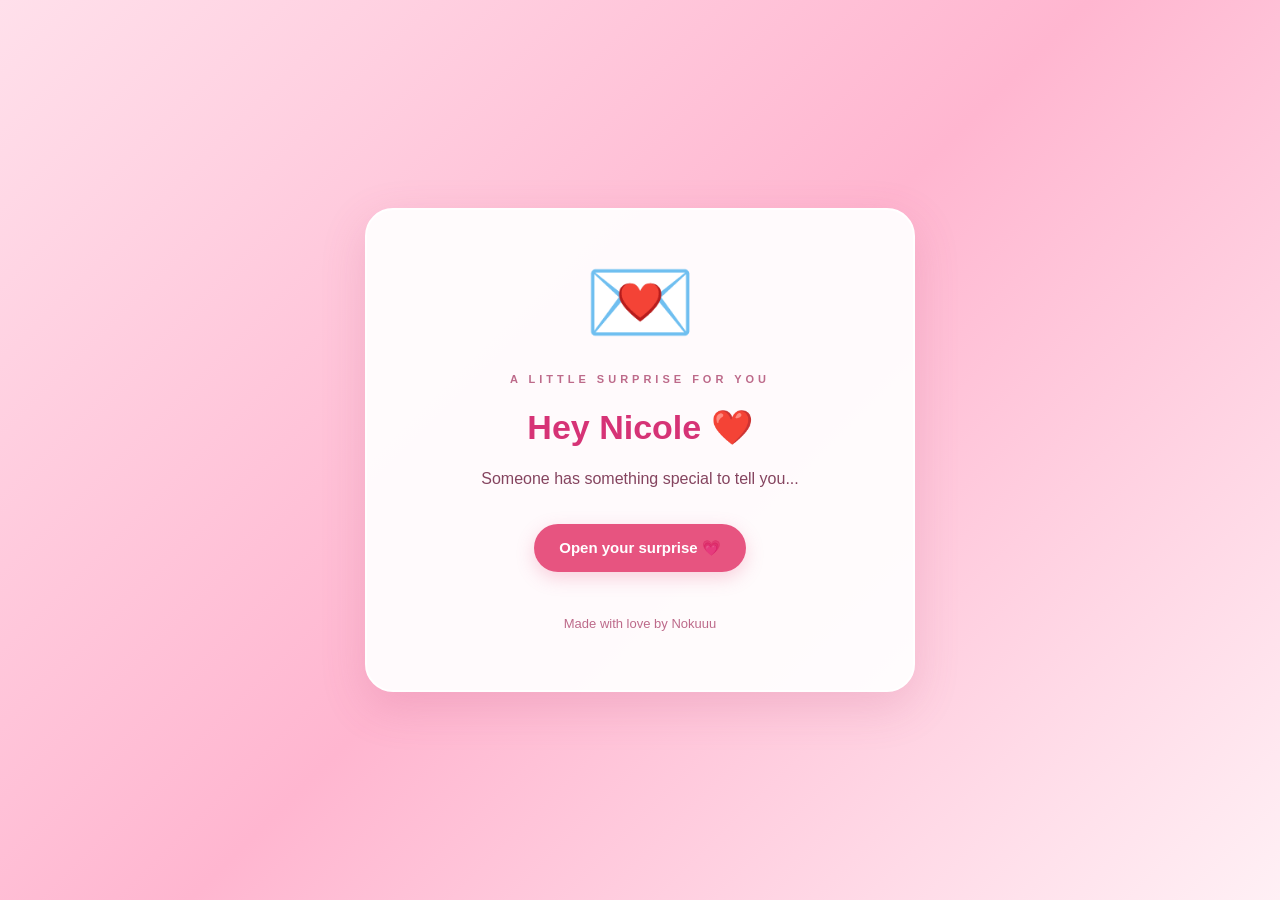
<file: index.html>
<!DOCTYPE html>
<html lang="en">
<head>
  <meta charset="UTF-8">
  <meta name="viewport" content="width=device-width, initial-scale=1.0">
  <title>A Surprise for Nicole ❤️</title>
  <link rel="stylesheet" href="style.css">
</head>
<body>

  <div id="hearts"></div>

  <main class="welcome">
    <div class="envelope">💌</div>

    <p class="eyebrow">A LITTLE SURPRISE FOR YOU</p>
    <h1>Hey Nicole ❤️</h1>

    <p>Someone has something special to tell you...</p>

    <a href="love-letter.html" class="btn">
      Open your surprise 💗
    </a>

    <p class="signature">Made with love by Nokuuu</p>
  </main>

  <script src="script.js"></script>
</body>
</html>
</file>
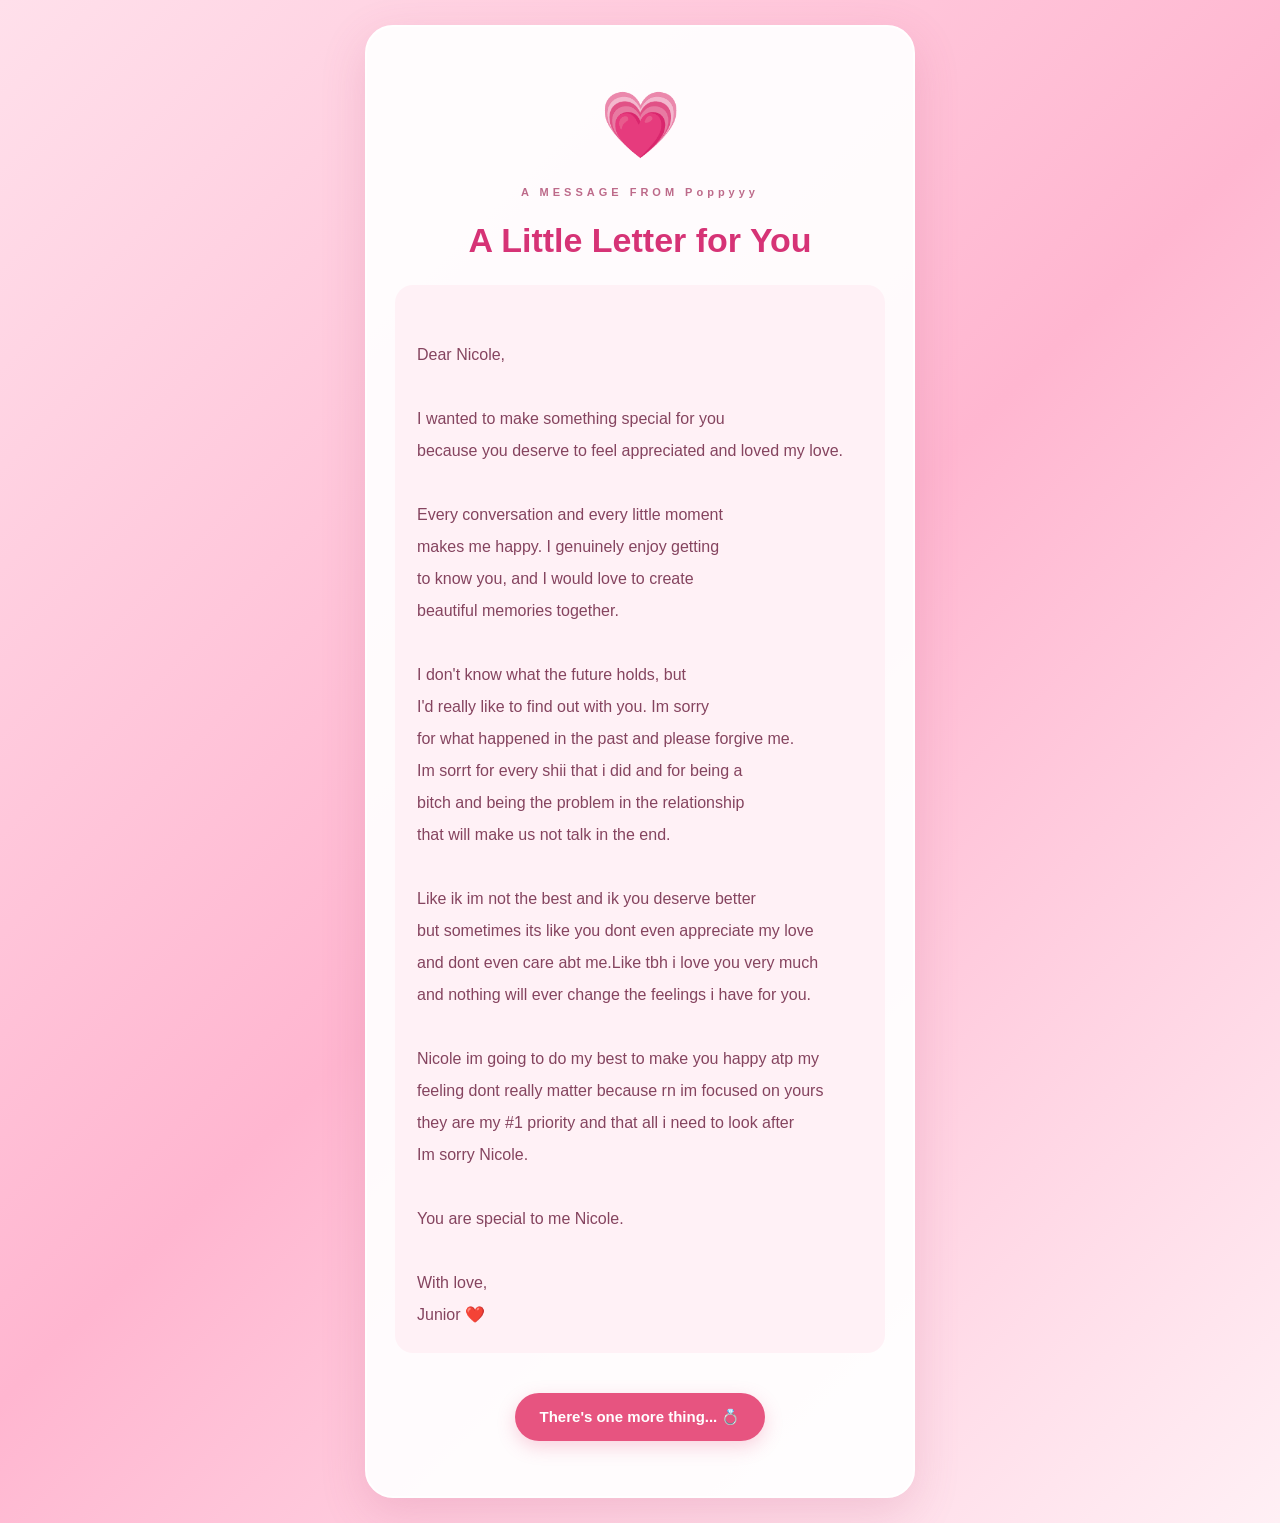
<file: love-letter.html>
<!DOCTYPE html>
<html lang="en">
<head>
  <meta charset="UTF-8">
  <meta name="viewport" content="width=device-width, initial-scale=1.0">
  <title>A Letter for Nicole ❤️</title>
  <link rel="stylesheet" href="style.css">
</head>
<body>

  <div id="hearts"></div>

  <main class="card">
    <div class="big-heart">💗</div>

    <p class="eyebrow">A MESSAGE FROM Poppyyy</p>
    <h1>A Little Letter for You</h1>

    <div class="letter">
      Dear Nicole,

      I wanted to make something special for you
      because you deserve to feel appreciated and loved my love.

      Every conversation and every little moment
      makes me happy. I genuinely enjoy getting
      to know you, and I would love to create
      beautiful memories together.

      I don't know what the future holds, but
      I'd really like to find out with you. Im sorry 
      for what happened in the past and please forgive me.
      Im sorrt for every shii that i did and for being a 
      bitch and being the problem in the relationship
      that will make us not talk in the end.

      Like ik im not the best and ik you deserve better 
      but sometimes its like you dont even appreciate my love 
      and dont even care abt me.Like tbh i love you very much
      and nothing will ever change the feelings i have for you.

      Nicole im going to do my best to make you happy atp my
      feeling dont really matter because rn im focused on yours
      they are my #1 priority and that all i need to look after
      Im sorry Nicole.

      You are special to me Nicole.

      With love,
      Junior ❤️
    </div>

    <a href="proposal.html" class="btn">
      There's one more thing... 💍
    </a>
  </main>

  <script src="script.js"></script>
</body>
</html>
</file>
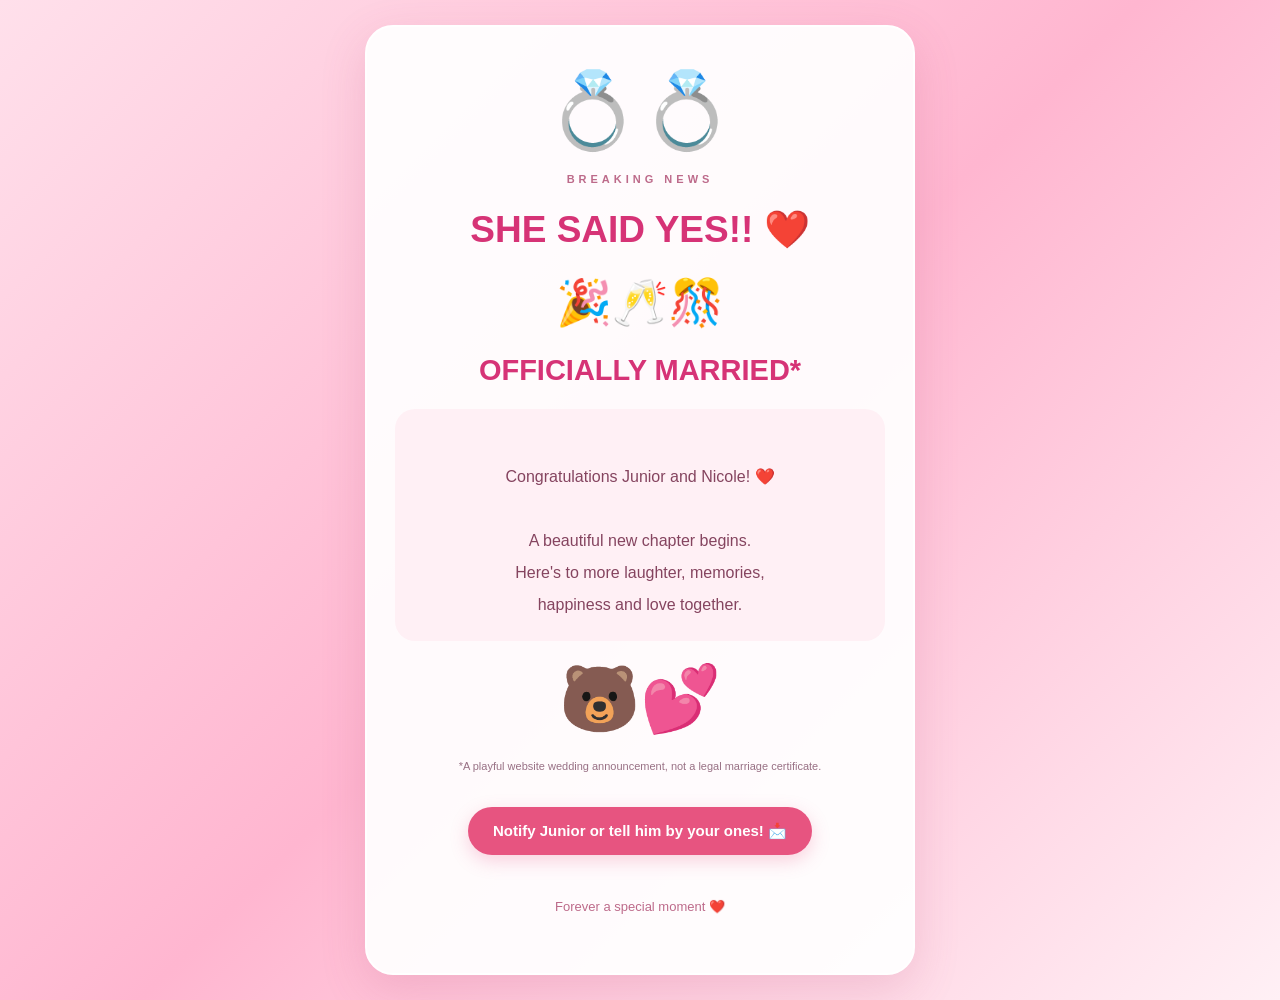
<file: married.html>
<!DOCTYPE html>
<html lang="en">
<head>
  <meta charset="UTF-8">
  <meta name="viewport" content="width=device-width, initial-scale=1.0">
  <title>Nicole Said YES! 💍</title>
  <link rel="stylesheet" href="style.css">
</head>
<body>

  <div id="hearts"></div>

  <main class="card celebration">

    <div class="rings">💍💍</div>

    <p class="eyebrow">BREAKING NEWS</p>

    <h1>SHE SAID YES!! ❤️</h1>

    <div class="celebration-emoji">🎉🥂🎊</div>

    <h2>OFFICIALLY MARRIED*</h2>

    <p class="wedding-message">
      Congratulations Junior and Nicole! ❤️

      A beautiful new chapter begins.
      Here's to more laughter, memories,
      happiness and love together.
    </p>

    <div class="big-heart">🐻💕</div>

    <p class="small">
      *A playful website wedding announcement,
      not a legal marriage certificate.
    </p>

    <a id="notifyBtn" class="btn" href="#">
      Notify Junior or tell him by your ones! 📩
    </a>

    <p class="signature">
      Forever a special moment ❤️
    </p>

  </main>

  <script src="script.js"></script>
</body>
</html>
</file>
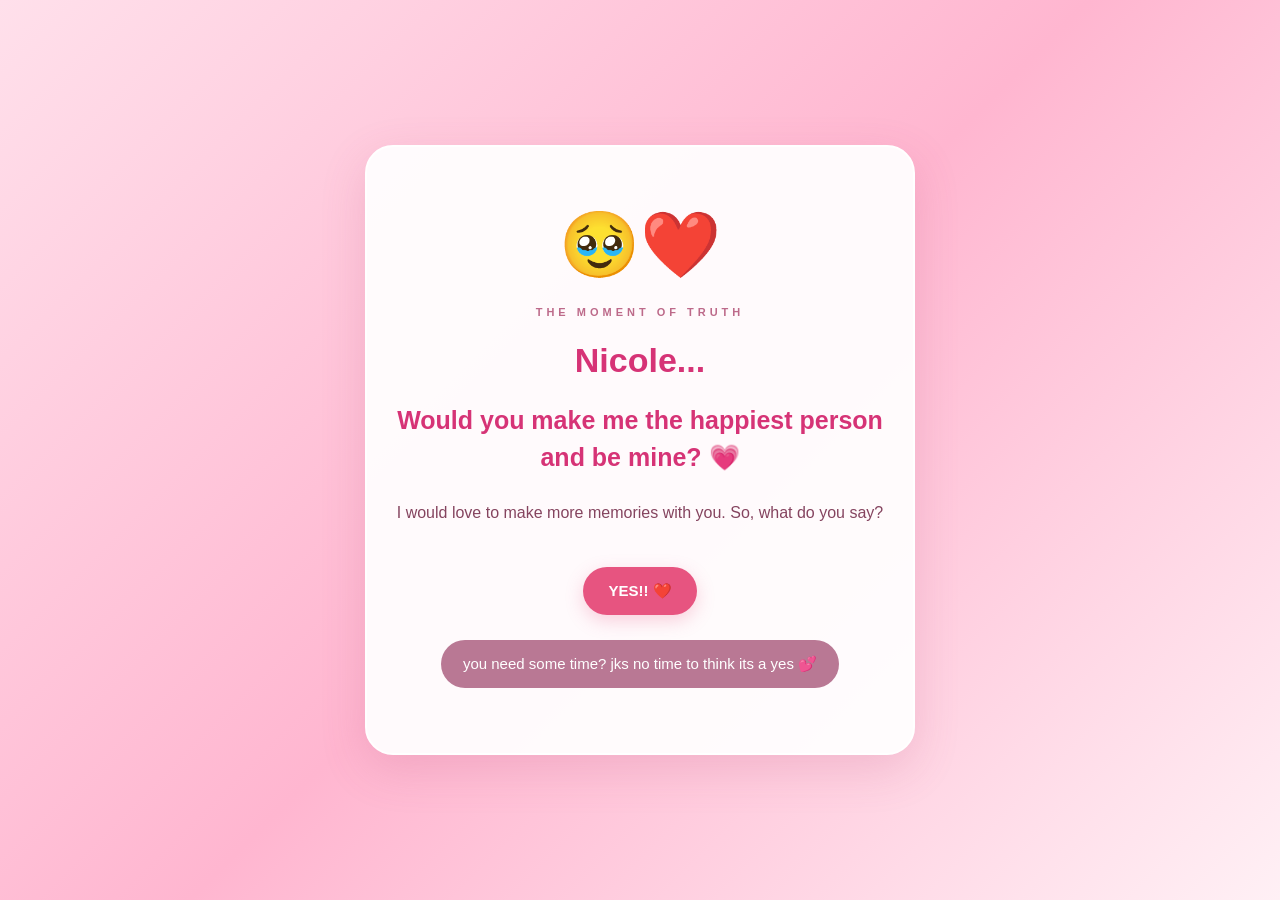
<file: proposal.html>
<!DOCTYPE html>
<html lang="en">
<head>
  <meta charset="UTF-8">
  <meta name="viewport" content="width=device-width, initial-scale=1.0">
  <title>One Question for Nicole 💍</title>
  <link rel="stylesheet" href="style.css">
</head>
<body>

  <div id="hearts"></div>

  <main class="card proposal">
    <div class="big-heart">🥹❤️</div>

    <p class="eyebrow">THE MOMENT OF TRUTH</p>

    <h1>Nicole...</h1>

    <h2>Would you make me the happiest person and be mine? 💗</h2>

    <p>
      I would love to make more memories with you.
      So, what do you say?
    </p>

    <div class="buttons">
      <a href="married.html" class="btn">
        YES!! ❤️
      </a>

      <button id="thinkBtn" class="secondary">
        you need some time? jks no time to think its a yes 💕
      </button>
    </div>

    <p id="response"></p>
  </main>

  <script src="script.js"></script>
</body>
</html>
</file>
<file: style.css>
* {
  margin: 0;
  padding: 0;
  box-sizing: border-box;
}

body {
  min-height: 100vh;
  padding: 25px 15px;
  display: flex;
  justify-content: center;
  align-items: center;
  background: linear-gradient(135deg, #ffe0eb, #ffb6d0, #fff0f5);
  font-family: "Segoe UI", Arial, sans-serif;
  color: #85445f;
  text-align: center;
  overflow-x: hidden;
}

/* Main cards */

.welcome,
.card {
  position: relative;
  z-index: 2;
  width: 100%;
  max-width: 550px;
  padding: 40px 28px;
  background: rgba(255, 255, 255, 0.93);
  border: 2px solid #fff;
  border-radius: 28px;
  box-shadow: 0 15px 45px #bc527a30;
  animation: appear 1s ease;
}

.envelope {
  font-size: 90px;
  margin-bottom: 15px;
  animation: bounce 1.5s infinite;
}

.big-heart {
  font-size: 65px;
  margin: 20px 0;
  animation: pulse 1.3s infinite;
}

h1 {
  color: #d63376;
  font-size: 34px;
  margin: 18px 0;
}

h2 {
  color: #d63376;
  font-size: 25px;
  margin: 22px 0;
}

p {
  line-height: 1.8;
  margin: 15px 0;
}

.eyebrow {
  color: #bd6a8a;
  font-size: 11px;
  letter-spacing: 4px;
  font-weight: bold;
}

/* Buttons */

.btn {
  display: inline-block;
  margin: 15px 5px;
  padding: 15px 25px;
  background: #e75480;
  color: white;
  text-decoration: none;
  border: none;
  border-radius: 30px;
  font-size: 15px;
  font-weight: bold;
  cursor: pointer;
  box-shadow: 0 6px 18px #e7548040;
  transition: 0.3s;
}

.btn:hover {
  background: #c93668;
  transform: translateY(-3px);
}

.secondary {
  background: #b97894;
  color: white;
  border: none;
  border-radius: 30px;
  padding: 15px 22px;
  cursor: pointer;
  font-size: 15px;
  margin: 10px;
}

/* Letter */

.letter {
  white-space: pre-line;
  text-align: left;
  line-height: 2;
  background: #fff1f6;
  border-radius: 18px;
  padding: 22px;
  margin: 25px 0;
  font-size: 16px;
}

/* Proposal */

.proposal h2 {
  line-height: 1.5;
}

.buttons {
  margin-top: 25px;
}

#response {
  color: #d63376;
  font-weight: bold;
}

/* Celebration */

.rings {
  font-size: 75px;
  animation: bounce 1s infinite;
}

.celebration h1 {
  font-size: 37px;
}

.celebration h2 {
  font-size: 29px;
}

.celebration-emoji {
  font-size: 45px;
  margin: 25px;
  animation: bounce 0.8s infinite;
}

.wedding-message {
  white-space: pre-line;
  line-height: 2;
  padding: 20px;
  background: #fff0f5;
  border-radius: 20px;
}

.small {
  font-size: 11px;
  color: #987084;
}

.signature {
  font-size: 13px;
  color: #bd6a8a;
  margin-top: 25px;
}

/* Floating hearts */

.heart {
  position: fixed;
  bottom: -40px;
  pointer-events: none;
  z-index: 1;
  animation: floatUp 7s linear forwards;
}

@keyframes floatUp {
  from {
    transform: translateY(0) rotate(0deg);
    opacity: 1;
  }

  to {
    transform: translateY(-110vh) rotate(360deg);
    opacity: 0;
  }
}

@keyframes pulse {
  50% {
    transform: scale(1.15);
  }
}

@keyframes bounce {
  50% {
    transform: translateY(-12px);
  }
}

@keyframes appear {
  from {
    opacity: 0;
    transform: translateY(25px);
  }

  to {
    opacity: 1;
    transform: translateY(0);
  }
}

@media (max-width: 500px) {
  .welcome,
  .card {
    padding: 30px 19px;
  }

  h1 {
    font-size: 28px;
  }

  h2 {
    font-size: 22px;
  }

  .celebration h1 {
    font-size: 30px;
  }
}
</file>
